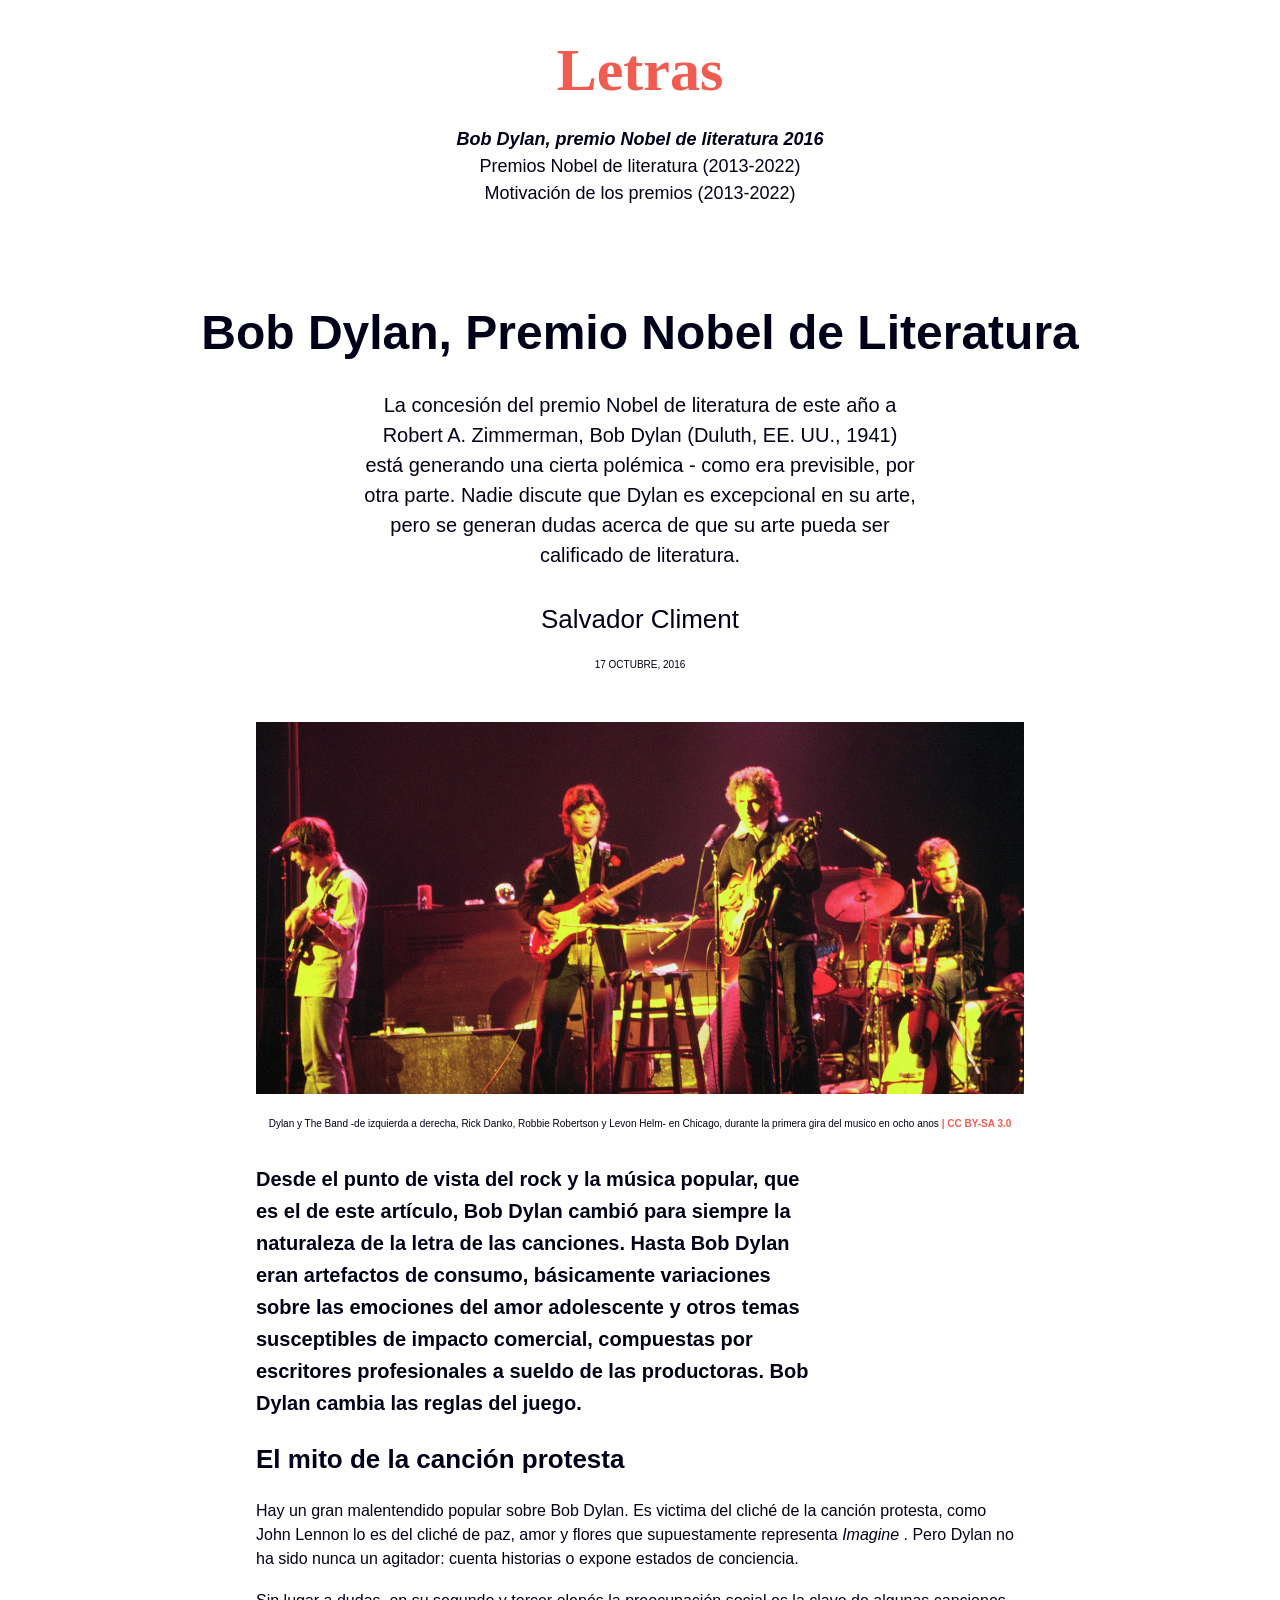
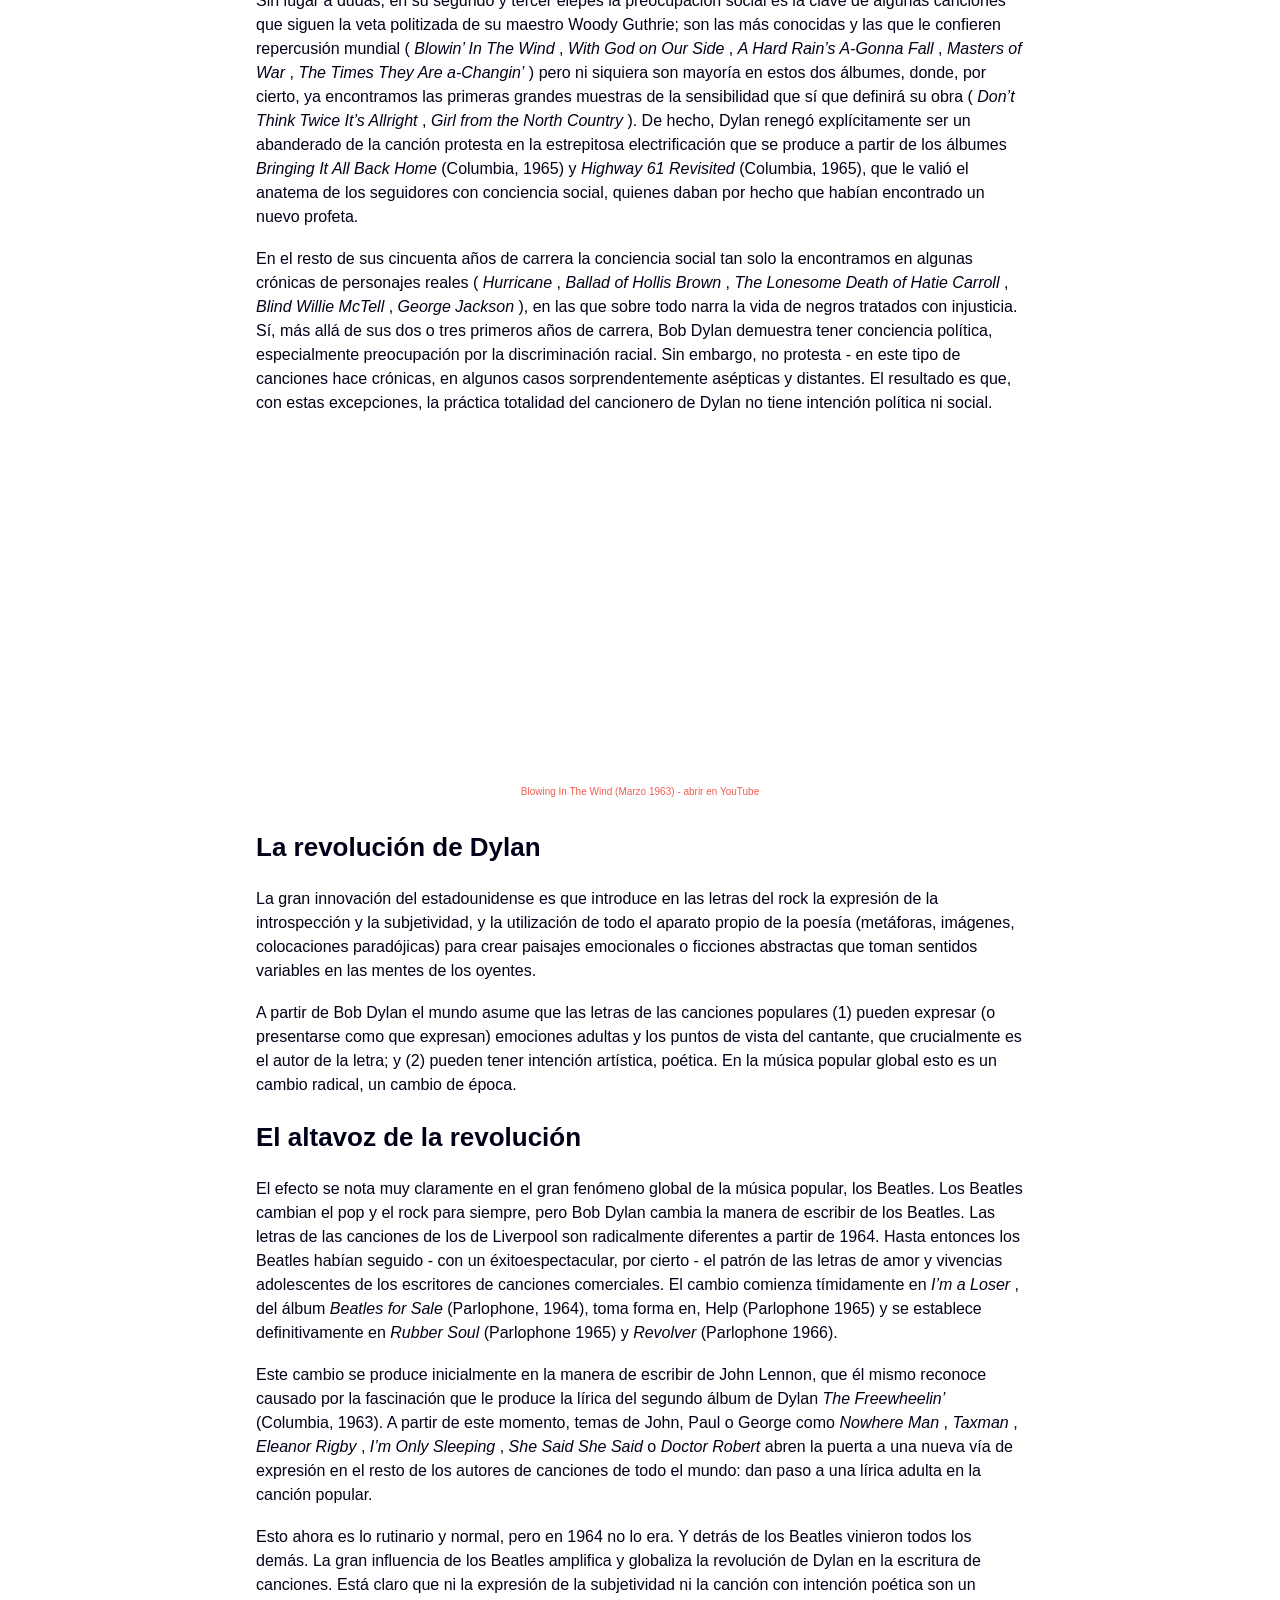
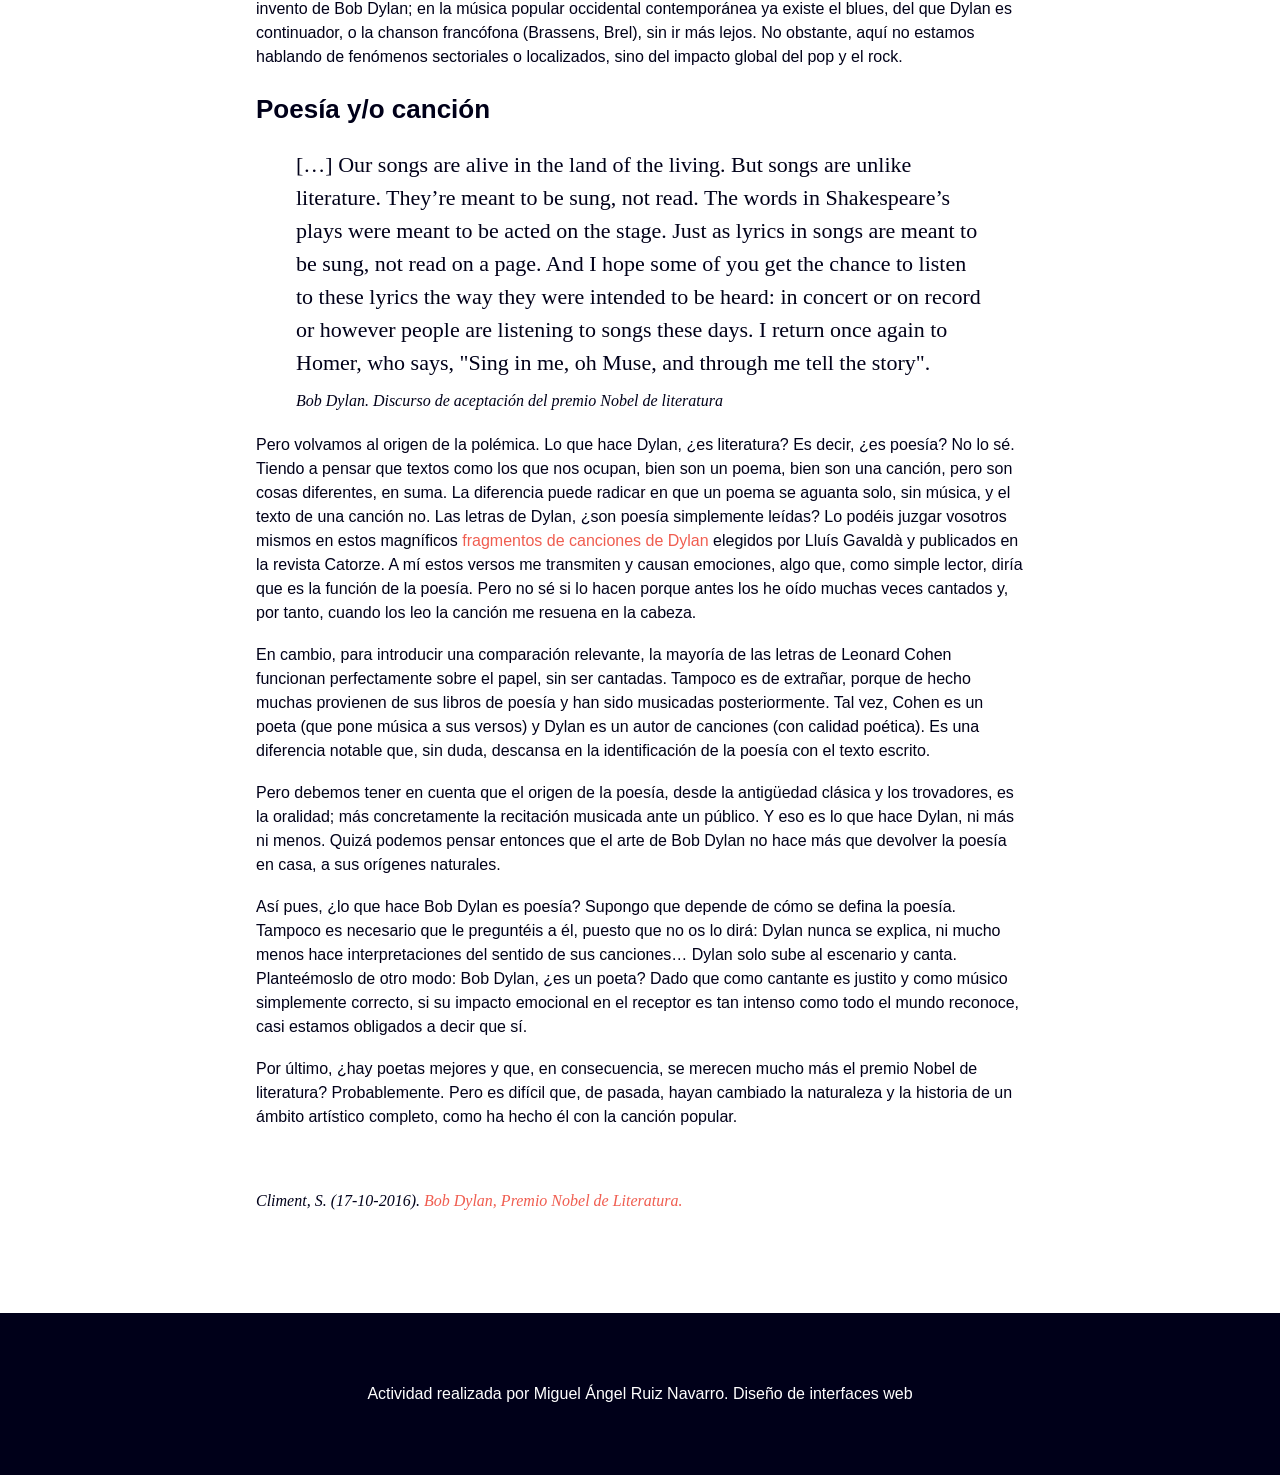
<file: index.html>
<!DOCTYPE html>
<html lang="es">
    <head>
        <meta charset="utf-8">
        <meta content="width=device-width, initial-scale=1.0" name="viewport">
        <title>Bob Dylan premio nobel de literatura</title>
        <link href="stylos.css" rel="stylesheet">
    </head>
    <!-- Aqui va todo el contenido visible de la pagina-->
    <body class="articulo">
        <!-- Aqui esta la cabecera de la pagina dandole importancia con el h1 jerarquicamente a la estructura e incliye
        el bloque de navegacion que organiza los enlaces del menu en listas -->
        <header>
            <h1>
                <a href="index.html">Letras</a>
            </h1>

            <nav>
                <ul>
                    <li>
                        <a aria-current="page" class="activo" href="index.html">
                            Bob Dylan, premio Nobel de literatura 2016
                        </a>
                    </li>
                    <li>
                        <a href="listado-nobel-literatura.html">
                            Premios Nobel de literatura (2013-2022)
                        </a>
                    </li>
                    <li>
                        <a href="motivacion-premios.html">
                            Motivación de los premios (2013-2022)
                        </a>
                    </li>
                </ul>
            </nav>

            <h2>Bob Dylan, Premio Nobel de Literatura</h2>
        </header>
        <!-- Contenido Principal -->
        <main>
            <p class="entradilla">
                La concesión del premio Nobel de literatura de este año a Robert A. Zimmerman, Bob
                Dylan (Duluth, EE. UU., 1941) está generando una cierta polémica  - como era
                previsible, por otra parte. Nadie discute que Dylan es excepcional en su arte, pero
                se generan dudas acerca de que su arte pueda ser calificado de literatura.
            </p>

            <p class="autor">
                Salvador Climent <time datetime="2016-10-17">17 octubre, 2016</time>
            </p>

            <img
                alt="Dylan y The Band"
                height="553"
                src="materiales1/img/Bob-Dylan-and-The-Band-1974.jpg"
                width="1140"
            >

            <p class="pie-media">
                Dylan y The Band -de izquierda a derecha, Rick Danko, Robbie Robertson y Levon Helm-
                en Chicago, durante la primera gira del musico en ocho anos 
                <span class="rojo">| CC BY-SA 3.0 </span>
            </p>

            <p class="destacado">
                Desde el punto de vista del rock y la música popular, que es el de este artículo,
                Bob Dylan cambió para siempre la naturaleza de la letra de las canciones. Hasta Bob
                Dylan eran artefactos de consumo, básicamente variaciones sobre las emociones del
                amor adolescente y otros temas susceptibles de impacto comercial, compuestas por
                escritores profesionales a sueldo de las productoras. Bob Dylan cambia las reglas
                del juego.
            </p>

            <h2>El mito de la canción protesta</h2>

            <p>
                Hay un gran malentendido popular sobre Bob Dylan. Es victima del cliché de la
                canción protesta, como John Lennon lo es del cliché de paz, amor y flores que
                supuestamente representa <em>Imagine</em> . Pero Dylan no ha sido nunca un agitador:
                cuenta historias o expone estados de conciencia.
            </p>

            <p>
                Sin lugar a dudas, en su segundo y tercer elepés la preocupación social es la clave
                de algunas canciones que siguen la veta politizada de su maestro Woody Guthrie; son
                las más conocidas y las que le confieren repercusión mundial ( <em>Blowin’ In The
                Wind</em> , <em>With God on Our Side</em> , <em>A Hard Rain’s A-Gonna Fall</em> ,
                <em>Masters of War</em> , <em>The Times They Are a-Changin’</em> ) pero ni siquiera
                son mayoría en estos dos álbumes, donde, por cierto, ya encontramos las primeras
                grandes muestras de la sensibilidad que sí que definirá su obra ( <em>Don’t Think
                Twice It’s Allright</em> , <em>Girl from the North Country</em> ). De hecho, Dylan
                renegó explícitamente ser un abanderado de la canción protesta en la estrepitosa
                electrificación que se produce a partir de los álbumes <em>Bringing It All Back
                Home</em> (Columbia, 1965) y <em>Highway 61 Revisited</em> (Columbia, 1965), que le
                valió el anatema de los seguidores con conciencia social, quienes daban por hecho
                que habían encontrado un nuevo profeta.
            </p>

            <p>
                En el resto de sus cincuenta años de carrera la conciencia social tan solo la
                encontramos en algunas crónicas de personajes reales ( <em>Hurricane</em> ,
                <em>Ballad of Hollis Brown</em> , <em>The Lonesome Death of Hatie Carroll</em> ,
                <em>Blind Willie McTell</em> , <em>George Jackson</em> ), en las que sobre todo
                narra la vida de negros tratados con injusticia. Sí, más allá de sus dos o tres
                primeros años de carrera, Bob Dylan demuestra tener conciencia política,
                especialmente preocupación por la discriminación racial. Sin embargo, no protesta  -
                en este tipo de canciones hace crónicas, en algunos casos sorprendentemente
                asépticas y distantes. El resultado es que, con estas excepciones, la práctica
                totalidad del cancionero de Dylan no tiene intención política ni social.
            </p>

            <iframe
                allow="accelerometer; autoplay; clipboard-write; encrypted-media; gyroscope; picture-in-picture; web-share"
                allowfullscreen=""
                style="border: none;"
                height="315"
                referrerpolicy="strict-origin-when-cross-origin"
                src="https://www.youtube.com/embed/vWwgrjjIMXA"
                title="Blowing In The Wind (Marzo 1963)"
                width="560"
            >
            </iframe>

            <p class="pie-media">
                <a href="https://youtu.be/vWwgrjjIMXA">
                    Blowing In The Wind (Marzo 1963) - abrir en YouTube
                </a>
            </p>

            <h2>La revolución de Dylan</h2>

            <p>
                La gran innovación del estadounidense es que introduce en las letras del rock la
                expresión de la introspección y la subjetividad, y la utilización de todo el aparato
                propio de la poesía (metáforas, imágenes, colocaciones paradójicas) para crear
                paisajes emocionales o ficciones abstractas que toman sentidos variables en las
                mentes de los oyentes.
            </p>

            <p>
                A partir de Bob Dylan el mundo asume que las letras de las canciones populares (1)
                pueden expresar (o presentarse como que expresan) emociones adultas y los puntos de
                vista del cantante, que crucialmente es el autor de la letra; y (2) pueden tener
                intención artística, poética. En la música popular global esto es un cambio radical,
                un cambio de época.
            </p>

            <h2>El altavoz de la revolución</h2>

            <p>
                El efecto se nota muy claramente en el gran fenómeno global de la música popular,
                los Beatles. Los Beatles cambian el pop y el rock para siempre, pero Bob Dylan
                cambia la manera de escribir de los Beatles. Las letras de las canciones de los de
                Liverpool son radicalmente diferentes a partir de 1964. Hasta entonces los Beatles
                habían seguido  - con un éxitoespectacular, por cierto -  el patrón de las letras de
                amor y vivencias adolescentes de los escritores de canciones comerciales. El cambio
                comienza tímidamente en <em>I’m a Loser</em> , del álbum <em>Beatles for Sale</em>
                (Parlophone, 1964), toma forma en, Help (Parlophone 1965) y se establece
                definitivamente en <em>Rubber Soul</em> (Parlophone 1965) y <em>Revolver</em>
                (Parlophone 1966).
            </p>

            <p>
                Este cambio se produce inicialmente en la manera de escribir de John Lennon, que él
                mismo reconoce causado por la fascinación que le produce la lírica del segundo álbum
                de Dylan <em>The Freewheelin’</em> (Columbia, 1963). A partir de este momento, temas
                de John, Paul o George como <em>Nowhere Man</em> , <em>Taxman</em> , <em>Eleanor
                Rigby</em> , <em>I’m Only Sleeping</em> , <em>She Said She Said</em> o <em>Doctor
                Robert</em> abren la puerta a una nueva vía de expresión en el resto de los autores
                de canciones de todo el mundo: dan paso a una lírica adulta en la canción popular.
            </p>

            <p>
                Esto ahora es lo rutinario y normal, pero en 1964 no lo era. Y detrás de los Beatles
                vinieron todos los demás. La gran influencia de los Beatles amplifica y globaliza la
                revolución de Dylan en la escritura de canciones. Está claro que ni la expresión de
                la subjetividad ni la canción con intención poética son un invento de Bob Dylan; en
                la música popular occidental contemporánea ya existe el blues, del que Dylan es
                continuador, o la chanson francófona (Brassens, Brel), sin ir más lejos. No
                obstante, aquí no estamos hablando de fenómenos sectoriales o localizados, sino del
                impacto global del pop y el rock.
            </p>

            <h2>Poesía y/o canción</h2>

            <p class="cita">
                […] Our songs are alive in the land of the living. But songs are unlike literature.
                They’re meant to be sung, not read. The words in Shakespeare’s plays were meant to
                be acted on the stage. Just as lyrics in songs are meant to be sung, not read on a
                page. And I hope some of you get the chance to listen to these lyrics the way they
                were intended to be heard: in concert or on record or however people are listening
                to songs these days. I return once again to Homer, who says, "Sing in me, oh Muse,
                and through me tell the story".
            </p>

            <p class="firma-cita">
                Bob Dylan. Discurso de aceptación del premio Nobel de literatura
            </p>

            <p>
                Pero volvamos al origen de la polémica. Lo que hace Dylan, ¿es literatura? Es decir,
                ¿es poesía? No lo sé. Tiendo a pensar que textos como los que nos ocupan, bien son
                un poema, bien son una canción, pero son cosas diferentes, en suma. La diferencia
                puede radicar en que un poema se aguanta solo, sin música, y el texto de una canción
                no. Las letras de Dylan, ¿son poesía simplemente leídas? Lo podéis juzgar vosotros
                mismos en estos magníficos <span class="rojo"> fragmentos de canciones de Dylan </span> elegidos por Lluís
                Gavaldà y publicados en la revista Catorze. A mí estos versos me transmiten y causan
                emociones, algo que, como simple lector, diría que es la función de la poesía. Pero
                no sé si lo hacen porque antes los he oído muchas veces cantados y, por tanto,
                cuando los leo la canción me resuena en la cabeza.
            </p>

            <p>
                En cambio, para introducir una comparación relevante, la mayoría de las letras de
                Leonard Cohen funcionan perfectamente sobre el papel, sin ser cantadas. Tampoco es
                de extrañar, porque de hecho muchas provienen de sus libros de poesía y han sido
                musicadas posteriormente. Tal vez, Cohen es un poeta (que pone música a sus versos)
                y Dylan es un autor de canciones (con calidad poética). Es una diferencia notable
                que, sin duda, descansa en la identificación de la poesía con el texto escrito.
            </p>

            <p>
                Pero debemos tener en cuenta que el origen de la poesía, desde la antigüedad clásica
                y los trovadores, es la oralidad; más concretamente la recitación musicada ante un
                público. Y eso es lo que hace Dylan, ni más ni menos. Quizá podemos pensar entonces
                que el arte de Bob Dylan no hace más que devolver la poesía en casa, a sus orígenes
                naturales.
            </p>

            <p>
                Así pues, ¿lo que hace Bob Dylan es poesía? Supongo que depende de cómo se defina la
                poesía. Tampoco es necesario que le preguntéis a él, puesto que no os lo dirá: Dylan
                nunca se explica, ni mucho menos hace interpretaciones del sentido de sus canciones…
                Dylan solo sube al escenario y canta. Planteémoslo de otro modo: Bob Dylan, ¿es un
                poeta? Dado que como cantante es justito y como músico simplemente correcto, si su
                impacto emocional en el receptor es tan intenso como todo el mundo reconoce, casi
                estamos obligados a decir que sí.
            </p>

            <p>
                Por último, ¿hay poetas mejores y que, en consecuencia, se merecen mucho más el
                premio Nobel de literatura? Probablemente. Pero es difícil que, de pasada, hayan
                cambiado la naturaleza y la historia de un ámbito artístico completo, como ha hecho
                él con la canción popular.
            </p>

            <p class="referencia">
                Climent, S. (17-10-2016).<span class="rojo"> Bob Dylan, Premio Nobel de Literatura.</span>
            </p>
        </main>

        <footer>
            <p>Actividad realizada por Miguel Ángel Ruiz Navarro. Diseño de interfaces web</p>
        </footer>
    </body>
</html>
</file>
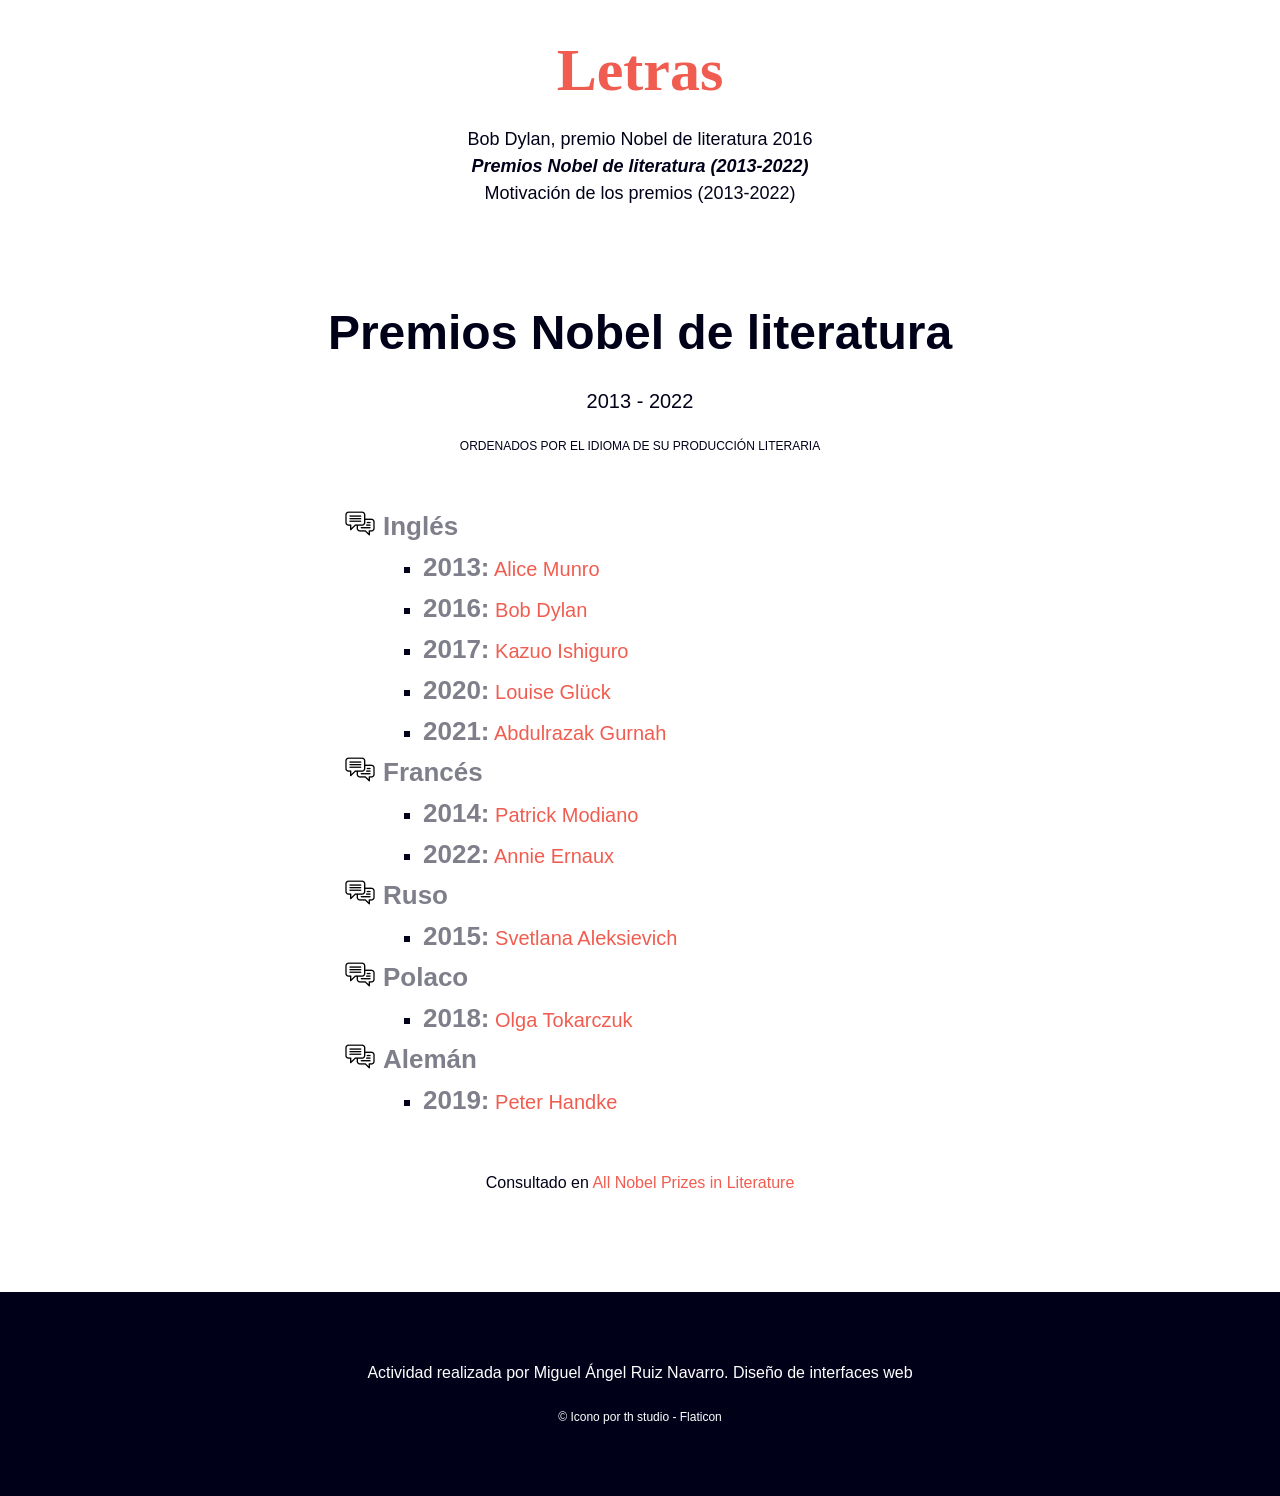
<file: listado-nobel-literatura.html>
<!DOCTYPE html>
<html lang="es">

  <head>
    <!-- Datos de la página: no se ven en la web, pero el navegador los necesita -->
    <meta charset="utf-8">
    <meta content="width=device-width, initial-scale=1.0" name="viewport">
    <!-- Título que sale en la pestaña del navegador -->
    <title>Premios Nobel de literatura</title>
    <!-- Aquí se conecta con el archivo CSS, que es el que da el diseño -->
    <link href="stylos.css" rel="stylesheet">
  </head>

  <!-- class="listado" avisa al CSS de que esta es la página del listado -->
  <body class="listado">

    <!-- Cabecera: nombre de la web, menú y título de la página -->
    <header>
      <h1><a href="index.html">Letras</a></h1>

      <!-- Menú para moverse entre las tres páginas -->
      <nav>
        <ul>
          <li><a href="index.html">Bob Dylan, premio Nobel de literatura 2016</a></li>
          <!-- class="activo" marca la página en la que estoy ahora -->
          <li><a aria-current="page" class="activo" href="listado-nobel-literatura.html">Premios Nobel de literatura (2013-2022)</a></li>
          <li><a href="motivacion-premios.html">Motivación de los premios (2013-2022)</a></li>
        </ul>
      </nav>

      <h2>Premios Nobel de literatura</h2>
      <p>2013 - 2022</p>
      <p>ORDENADOS POR EL IDIOMA DE SU PRODUCCIÓN LITERARIA</p>
    </header>

    <!-- Contenido principal: los premios agrupados por idioma -->
    <main>
      <nav>

        <!-- Premios escritos en inglés -->
        <ul>
          <li>Inglés</li>
          <!-- El año va en negrita y el nombre enlaza con su motivación -->
          <li><strong>2013:</strong> <a href="motivacion-premios.html#alice-munro">Alice Munro</a></li>
          <li><strong>2016:</strong> <a href="motivacion-premios.html#bob-dylan">Bob Dylan</a></li>
          <li><strong>2017:</strong> <a href="motivacion-premios.html#kazuo-ishiguro">Kazuo Ishiguro</a></li>
          <li><strong>2020:</strong> <a href="motivacion-premios.html#louise-gluck">Louise Glück</a></li>
          <li><strong>2021:</strong> <a href="motivacion-premios.html#abdulrazak-gurnah">Abdulrazak Gurnah</a></li>
        </ul>

        <!-- Premios escritos en francés -->
        <ul>
          <li>Francés</li>
          <li><strong>2014:</strong> <a href="motivacion-premios.html#patrick-modiano">Patrick Modiano</a></li>
          <li><strong>2022:</strong> <a href="motivacion-premios.html#annie-ernaux">Annie Ernaux</a></li>
        </ul>

        <!-- Premio escrito en ruso -->
        <ul>
          <li>Ruso</li>
          <li><strong>2015:</strong> <a href="motivacion-premios.html#svetlana-aleksievich">Svetlana Aleksievich</a></li>
        </ul>

        <!-- Premio escrito en polaco -->
        <ul>
          <li>Polaco</li>
          <li><strong>2018:</strong> <a href="motivacion-premios.html#olga-tokarczuk">Olga Tokarczuk</a></li>
        </ul>

        <!-- Premio escrito en alemán -->
        <ul>
          <li>Alemán</li>
          <li><strong>2019:</strong> <a href="motivacion-premios.html#peter-handke">Peter Handke</a></li>
        </ul>

        <!-- De dónde saqué la lista de premios -->
        <p class="fuente">Consultado en <a href="https://www.nobelprize.org/prizes/lists/all-nobel-prizes-in-literature/">All Nobel Prizes in Literature</a></p>

      </nav>
    </main>

    <!-- Pie de página: autoría y crédito del icono -->
    <footer>
      <p>Actividad realizada por Miguel Ángel Ruiz Navarro. Diseño de interfaces web</p>
      <p class="credito-icono"><a href="https://www.flaticon.es/iconos-gratis/opcion-de-chat">© Icono por th studio - Flaticon</a></p>
    </footer>

  </body>
</html>
</file>
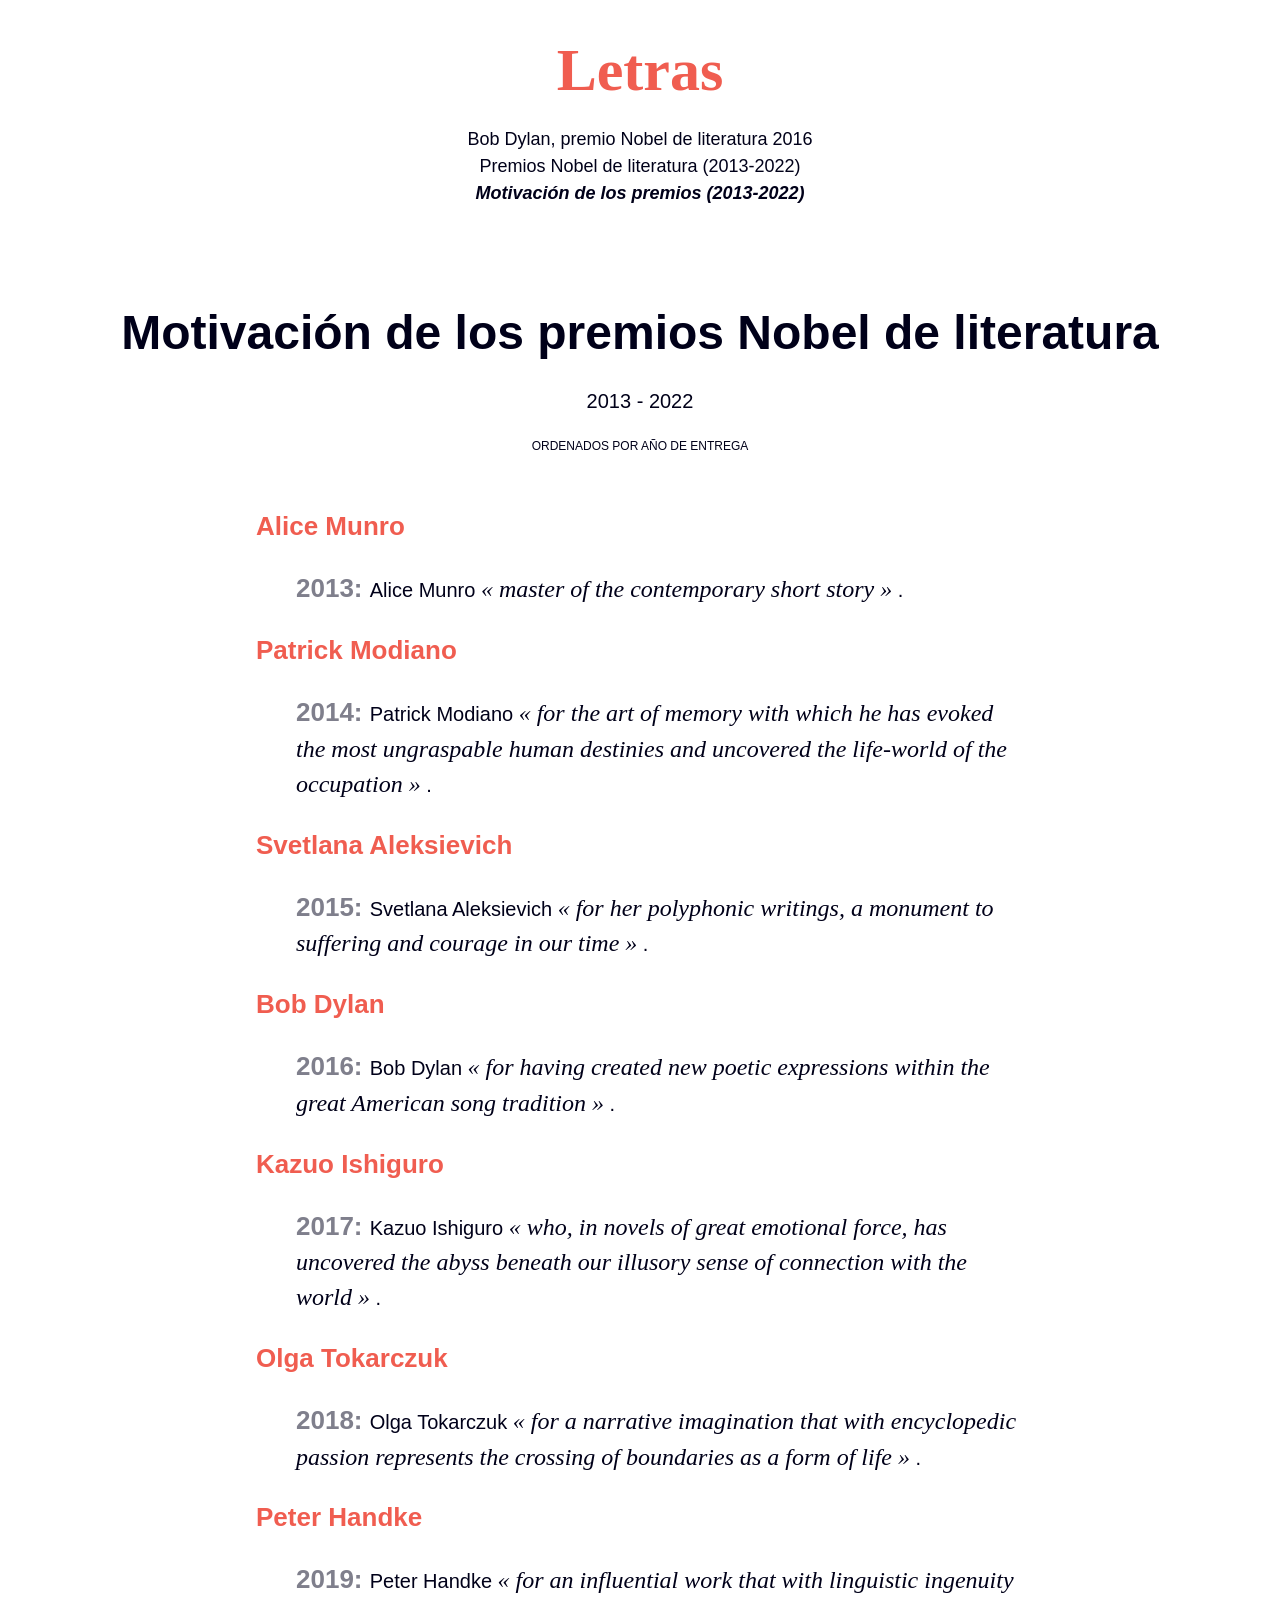
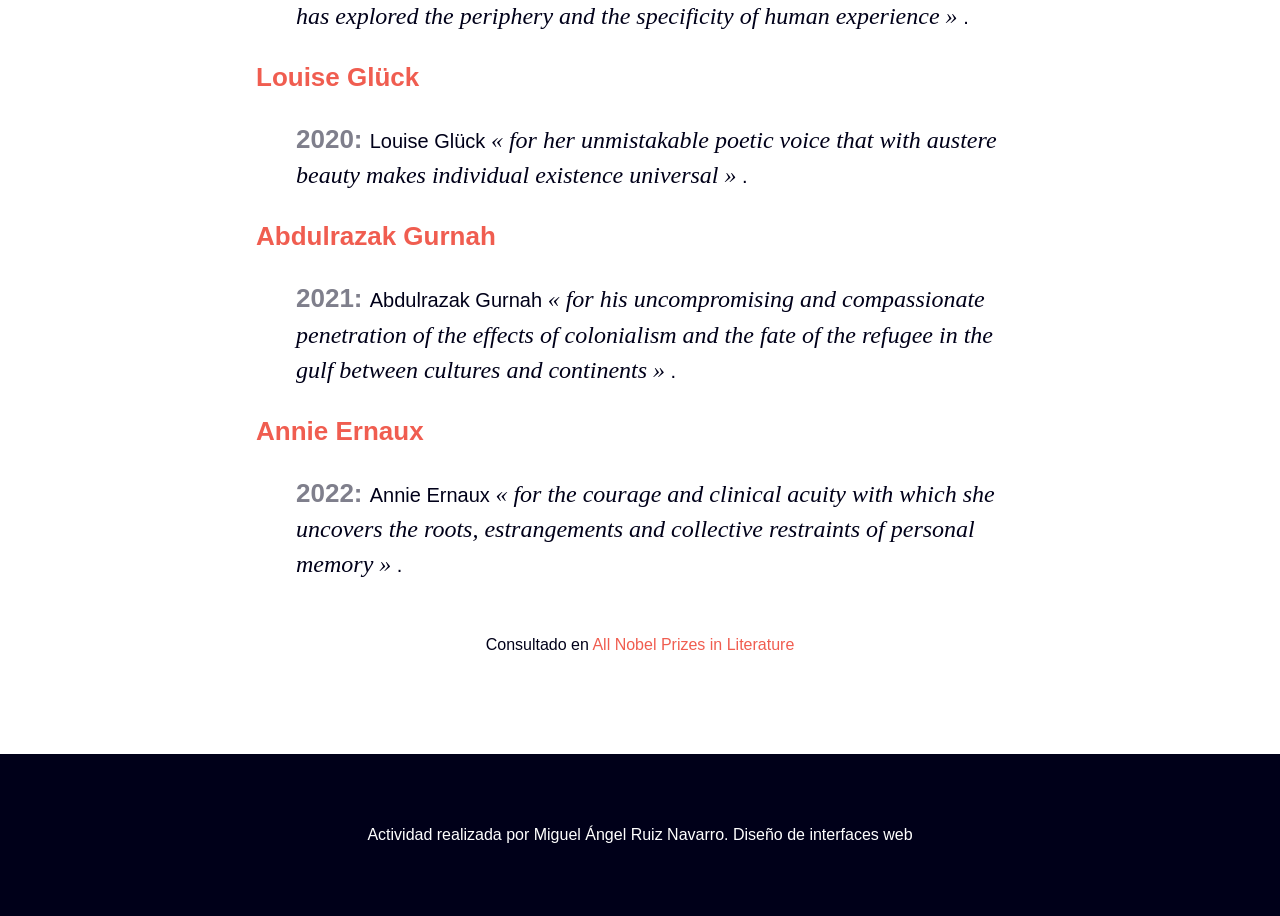
<file: motivacion-premios.html>
<!DOCTYPE html>
<html lang="es">
    <head>
        <meta charset="utf-8">
        <meta content="width=device-width, initial-scale=1.0" name="viewport">
        <title>
            Motivación de los premios Nobel de literatura
        </title>
        <link href="stylos.css" rel="stylesheet">
    </head>

    <body class="motivaciones">
        <header>
            <h1>
                <a href="index.html">
                    Letras
                </a>
            </h1>

            <nav>
                <ul>
                    <li>
                        <a href="index.html">
                            Bob Dylan, premio Nobel de literatura 2016
                        </a>
                    </li>
                    <li>
                        <a href="listado-nobel-literatura.html">
                            Premios Nobel de literatura (2013-2022)
                        </a>
                    </li>
                    <li>
                        <a aria-current="page" class="activo" href="motivacion-premios.html">
                            Motivación de los premios (2013-2022)
                        </a>
                    </li>
                </ul>
            </nav>

            <h2>
                Motivación de los premios Nobel de literatura
            </h2>
            <p>
                2013 - 2022
            </p>

            <p>
                ORDENADOS POR AÑO DE ENTREGA
            </p>
        </header>

        <main>
            <h3 id="alice-munro">
                <a href="https://www.nobelprize.org/prizes/literature/2013/munro/facts/">
                    Alice Munro
                </a>
            </h3>
            <p>
                <strong>
                    2013:
                </strong>
                Alice Munro
                <q lang="en">
                    master of the contemporary short story
                </q>
                .
            </p>

            <h3 id="patrick-modiano">
                <a href="https://www.nobelprize.org/prizes/literature/2014/modiano/facts/">
                    Patrick Modiano
                </a>
            </h3>
            <p>
                <strong>
                    2014:
                </strong>
                Patrick Modiano
                <q lang="en">
                    for the art of memory with which he has evoked the most ungraspable human
                    destinies and uncovered the life-world of the occupation
                </q>
                .
            </p>

            <h3 id="svetlana-aleksievich">
                <a href="https://www.nobelprize.org/prizes/literature/2015/alexievich/facts/">
                    Svetlana Aleksievich
                </a>
            </h3>
            <p>
                <strong>
                    2015:
                </strong>
                Svetlana Aleksievich
                <q lang="en">
                    for her polyphonic writings, a monument to suffering and courage in our time
                </q>
                .
            </p>

            <h3 id="bob-dylan">
                <a href="https://www.nobelprize.org/prizes/literature/2016/dylan/facts/">
                    Bob Dylan
                </a>
            </h3>
            <p>
                <strong>
                    2016:
                </strong>
                Bob Dylan
                <q lang="en">
                    for having created new poetic expressions within the great American song
                    tradition
                </q>
                .
            </p>

            <h3 id="kazuo-ishiguro">
                <a href="https://www.nobelprize.org/prizes/literature/2017/ishiguro/facts/">
                    Kazuo Ishiguro
                </a>
            </h3>
            <p>
                <strong>
                    2017:
                </strong>
                Kazuo Ishiguro
                <q lang="en">
                    who, in novels of great emotional force, has uncovered the abyss beneath our
                    illusory sense of connection with the world
                </q>
                .
            </p>

            <h3 id="olga-tokarczuk">
                <a href="https://www.nobelprize.org/prizes/literature/2018/tokarczuk/facts/">
                    Olga Tokarczuk
                </a>
            </h3>
            <p>
                <strong>
                    2018:
                </strong>
                Olga Tokarczuk
                <q lang="en">
                    for a narrative imagination that with encyclopedic passion represents the
                    crossing of boundaries as a form of life
                </q>
                .
            </p>

            <h3 id="peter-handke">
                <a href="https://www.nobelprize.org/prizes/literature/2019/handke/facts/">
                    Peter Handke
                </a>
            </h3>
            <p>
                <strong>
                    2019:
                </strong>
                Peter Handke
                <q lang="en">
                    for an influential work that with linguistic ingenuity has explored the
                    periphery and the specificity of human experience
                </q>
                .
            </p>

            <h3 id="louise-gluck">
                <a href="https://www.nobelprize.org/prizes/literature/2020/gluck/facts/">
                    Louise Glück
                </a>
            </h3>
            <p>
                <strong>
                    2020:
                </strong>
                Louise Glück
                <q lang="en">
                    for her unmistakable poetic voice that with austere beauty makes individual
                    existence universal
                </q>
                .
            </p>

            <h3 id="abdulrazak-gurnah">
                <a href="https://www.nobelprize.org/prizes/literature/2021/gurnah/facts/">
                    Abdulrazak Gurnah
                </a>
            </h3>
            <p>
                <strong>
                    2021:
                </strong>
                Abdulrazak Gurnah
                <q lang="en">
                    for his uncompromising and compassionate penetration of the effects of
                    colonialism and the fate of the refugee in the gulf between cultures and
                    continents
                </q>
                .
            </p>

            <h3 id="annie-ernaux">
                <a href="https://www.nobelprize.org/prizes/literature/2022/ernaux/facts/">
                    Annie Ernaux
                </a>
            </h3>
            <p>
                <strong>
                    2022:
                </strong>
                Annie Ernaux
                <q lang="en">
                    for the courage and clinical acuity with which she uncovers the roots,
                    estrangements and collective restraints of personal memory
                </q>
                .
            </p>

            <p class="fuente">
                Consultado en
                <a href="https://www.nobelprize.org/prizes/lists/all-nobel-prizes-in-literature/">
                    All Nobel Prizes in Literature
                </a>
            </p>
        </main>

        <footer>
            <p>
                Actividad realizada por Miguel Ángel Ruiz Navarro. Diseño de interfaces web
            </p>
        </footer>
    </body>
</html>
</file>
<file: stylos.css>
/* Letras. Hoja comun para los tres HTML.
   Colores y tipografias indicados en textos1.pdf. */
* { box-sizing: border-box; }
/*Aqui se ponen las variables de color para poder utilizarlo en el desarrollo del css y si hay que cambiarlo se hace solo aqui
*/
:root {
  --tinta: rgb(0, 0, 25);
  --coral: rgb(240, 93, 80);
  --gris: rgba(0, 0, 25, .5);
}
/* Aqui se configuran los estilos generales de la pagina dentro del cuerpo*/
body {
  margin: 0;
  color: var(--tinta);
  background: white;
  font-family: Helvetica, Arial, sans-serif;
  font-size: 20px;
}
/* Aqui se configuran los hipervinculos dandole color y tamaño*/
a { color: var(--coral); text-decoration: none; }
a:hover { color: rgba(240, 93, 80, .5); }
a:focus-visible { outline: 2px solid var(--coral); outline-offset: 4px; }
/* Cabecera y menu compartidos. estilos para la cabecera  incluyendo la estructura , tipografia y los menus de navegacion
 comunes de las 3 paginas html */
header { text-align: center; padding: 36px 20px 0; }
header h1 {
  font-family: Georgia, 'Times New Roman', Times, serif;
  font-size: 60px;
  margin: 0 0 24px;
  line-height: 1.15;
  color: var(--coral);
}
/* Aqui empiezan los estilos del menu */
header nav ul { list-style: none; margin: 0; padding: 0; }
header nav li { margin: 6px 0; font-size: 18px; }
header nav a { color: var(--tinta); }
header nav a:hover { color: rgba(0, 0, 25, .5); }
header nav .activo { font-weight: 700; font-style: italic; }
header h2 { font-size: 48px; margin: 100px 0 28px; line-height: 1.2; }
header p { margin: 0 0 26px; }
header p:last-child { font-size: 12px; margin-bottom: 0; }
/* Columna central: 60% en escritorio, con limite de lectura. */
main { width: 60%; max-width: 1140px; margin: 58px auto 0; }
.fuente { font-size: 16px; text-align: center; margin: 54px 0 0; }
/* Pie en el flujo, nunca fijo ni superpuesto al texto. */
footer {
  margin-top: 100px;
  padding: 72px 20px;
  color: white;
  background: var(--tinta);
  font-size: 16px;
  text-align: center;
}
footer p { margin: 0; }
footer a { color: white; }
footer a:hover { color: var(--coral); }
footer .credito-icono { font-size: 12px; margin-top: 28px; }
/* Listado. El primer elemento de cada lista es el idioma. */
.listado main nav { width: 590px; max-width: 100%; margin: auto; }
.listado main ul { margin: 0; padding-left: 78px; list-style: square; }
.listado main li { margin: 10px 0; }
.listado main li strong { font-size: 26px; color: var(--gris); }
.listado main li:first-child {
  position: relative;
  list-style: none;
  margin-left: -40px;
  color: var(--gris);
  font-size: 26px;
  font-weight: 700;
}
/* Se usa el icono ORIGINAL incluido en el ZIP, no una imitacion. */
.listado main li:first-child::before {
  content: '';
  position: absolute;
  left: -38px;
  top: 0;
  width: 30px;
  height: 25px;
  background: url('materiales1/img/idioma.png') center / contain no-repeat;
}
.listado .fuente { margin-top: 58px; }
/* Motivaciones: nombre sans-serif; solo la cita cambia a serifa. */
.motivaciones main h3 { font-size: 26px; margin: 28px 0; }
.motivaciones main h3:first-child { margin-top: 0; }
.motivaciones main h3 + p { margin: 0 0 28px 40px; line-height: 1.45; }
.motivaciones main strong { color: var(--gris); font-size: 26px; }
q { font-size: 24px; font-family: Georgia, 'Times New Roman', Times, serif; font-style: italic; quotes: '«' '»'; }
/* Articulo: entrada corta, foto en proporcion real y cuerpo normal. */
.articulo main { margin-top: 22px; font-size: 16px; line-height: 1.5; }
.articulo main p { margin: 0 0 18px; }
.articulo .entradilla { width: 72%; margin: 0 auto 30px; font-size: 20px; text-align: center; }
.articulo .autor { text-align: center; font-size: 26px; margin: 0 auto 50px; }
.autor time { display: block; font-size: 10px; text-transform: uppercase; margin-top: 18px; }
.articulo main img { display: block; width: 100%; height: auto; }
.articulo main .pie-media { font-size: 10px; text-align: center; margin: 22px 0 32px; }
.articulo main .destacado { font-size: 20px; font-weight: 700; width: 74%; line-height: 1.6; }
.articulo main h2 { font-size: 26px; line-height: 1.3; margin: 24px 0 22px; }
.articulo iframe { display: block; width: 560px; max-width: 100%; height: auto; aspect-ratio: 16 / 9; border: 0; margin: 32px auto 0; }
.articulo main .cita { margin: 0 40px 10px; font-family: Georgia, 'Times New Roman', Times, serif; font-size: 22px; }
.articulo main .firma-cita { margin: 0 40px 20px; font-family: Georgia, 'Times New Roman', Times, serif; font-style: italic; }
.articulo main .referencia { margin-top: 60px; font-family: Georgia, 'Times New Roman', Times, serif; font-style: italic; }
.pie-media .rojo  {
    color: var(--coral); 
    text-decoration: none;     
    font-weight: 600;
}
.rojo {color: var(--coral); }
/* Adaptacion a movil: no reduce el texto a una miniatura. */
@media (max-width: 900px) {
  body { font-size: 16px; }
  q { font-size: 18px; }
  header { padding-top: 24px; }
  header h1 { font-size: 46px; }
  header nav li { font-size: 14px; }
  header h2 { font-size: 32px; margin-top: 64px; }
  main { width: calc(100% - 40px); margin-top: 40px; }
  .motivaciones main h3 { font-size: 22px; }
  .motivaciones main strong, .listado main li strong, .listado main li:first-child { font-size: 20px; }
  .articulo .entradilla, .articulo main .destacado { width: 100%; font-size: 18px; }
  .articulo main .cita { font-size: 18px; margin-left: 16px; margin-right: 16px; }
  footer { font-size: 13px; padding: 40px 20px; margin-top: 70px; }
}
@media (max-width: 420px) {
  header h2 { font-size: 27px; }
  .motivaciones main h3 + p { margin-left: 16px; }
  .listado main ul { padding-left: 48px; }
  .listado main li:first-child { margin-left: -12px; }
}
</file>
